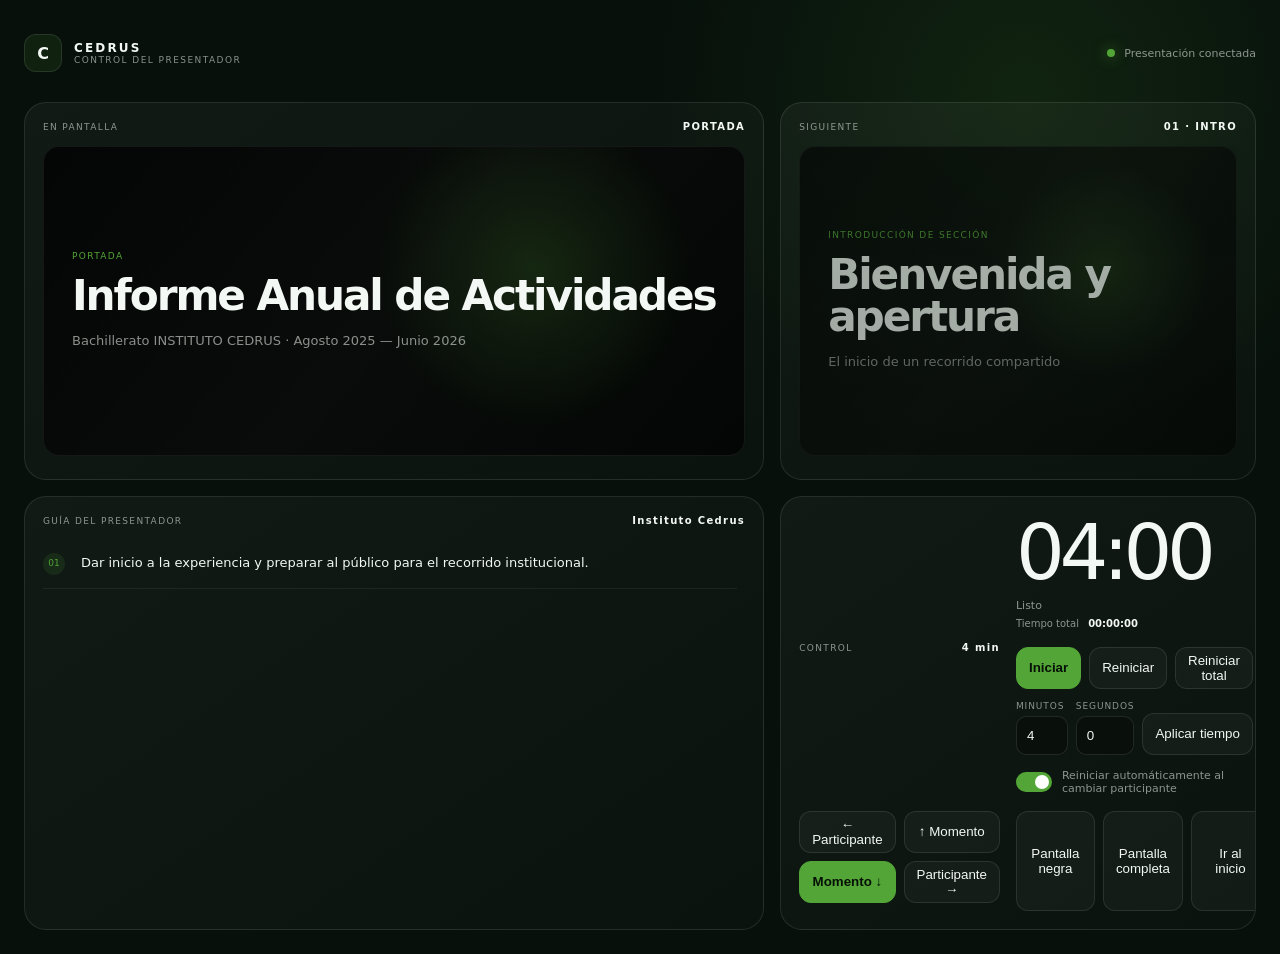
<file: presenter.html>
<!doctype html>
<html lang="es">
<head>
  <meta charset="UTF-8" />
  <meta name="viewport" content="width=device-width, initial-scale=1.0" />
  <title>Control del presentador · Cedrus</title>
  <link rel="stylesheet" href="presenter.css" />
</head>
<body>
  <main class="presenter-shell">
    <header>
      <div class="presenter-brand"><span>C</span><div><strong>CEDRUS</strong><small>CONTROL DEL PRESENTADOR</small></div></div>
      <div class="connection"><i id="connectionDot"></i><span id="connectionLabel">Conectando…</span></div>
    </header>

    <section class="presenter-grid">
      <article class="current-card">
        <div class="card-label"><span>EN PANTALLA</span><strong id="currentPosition">01 · 01</strong></div>
        <div id="currentPreview" class="preview"></div>
      </article>

      <article class="next-card">
        <div class="card-label"><span>SIGUIENTE</span><strong id="nextPosition">01 · 02</strong></div>
        <div id="nextPreview" class="preview preview-next"></div>
      </article>

      <article class="notes-card">
        <div class="card-label"><span>GUÍA DEL PRESENTADOR</span><strong id="speakerLabel">Miss Joanna</strong></div>
        <div id="notesList" class="notes-list"></div>
      </article>

      <article class="control-card">
        <div class="card-label"><span>CONTROL</span><strong id="chapterDuration">4 min</strong></div>
        <div class="timer-panel">
          <div id="presenterTimer" class="presenter-timer">04:00</div>
          <div class="timer-status" id="timerStatus">Listo</div>
          <div class="total-time">Tiempo total <strong id="totalElapsed">00:00:00</strong></div>
          <div class="timer-controls">
            <button id="timerToggle" class="primary">Iniciar</button>
            <button id="timerReset">Reiniciar</button>
            <button id="timerTotalReset">Reiniciar total</button>
          </div>
          <div class="timer-config">
            <label>Minutos <input id="minutesInput" type="number" min="0" max="99" value="4"></label>
            <label>Segundos <input id="secondsInput" type="number" min="0" max="59" value="0"></label>
            <button id="applyTime">Aplicar tiempo</button>
          </div>
          <label class="switch-line">
            <input id="autoResetToggle" type="checkbox" checked>
            <span></span>
            Reiniciar automáticamente al cambiar participante
          </label>
        </div>
        <div class="nav-controls">
          <button id="prevChapter">← Participante</button>
          <button id="prevSlide">↑ Momento</button>
          <button id="nextSlide" class="primary">Momento ↓</button>
          <button id="nextChapter">Participante →</button>
        </div>
        <div class="utility-controls">
          <button id="blackoutButton">Pantalla negra</button>
          <button id="fullscreenRemote">Pantalla completa</button>
          <button id="returnStart">Ir al inicio</button>
        </div>
      </article>
    </section>
  </main>
  <script src="data.js"></script>
  <script src="presenter.js"></script>
</body>
</html>
</file>
<file: presenter.css>
:root { color-scheme: dark; --bg:#07100b; --panel:#0e1812; --line:rgba(255,255,255,.1); --text:#f3f8f4; --muted:rgba(243,248,244,.56); --accent:#52a536; }
*{box-sizing:border-box} body{margin:0;background:radial-gradient(circle at 80% 10%,rgba(82,165,54,.13),transparent 28%),var(--bg);color:var(--text);font-family:Inter,system-ui,-apple-system,sans-serif;min-height:100vh}.presenter-shell{padding:24px;min-height:100vh}header{height:58px;display:flex;align-items:center;justify-content:space-between;margin-bottom:20px}.presenter-brand{display:flex;gap:12px;align-items:center}.presenter-brand>span{width:38px;height:38px;border-radius:12px;border:1px solid var(--line);display:grid;place-items:center;font-weight:800;background:rgba(82,165,54,.12)}.presenter-brand div{display:flex;flex-direction:column}.presenter-brand strong{font-size:12px;letter-spacing:.18em}.presenter-brand small{font-size:9px;letter-spacing:.16em;color:var(--muted)}.connection{display:flex;align-items:center;gap:9px;color:var(--muted);font-size:11px}.connection i{width:8px;height:8px;border-radius:50%;background:#777}.connection.is-online i{background:var(--accent);box-shadow:0 0 14px rgba(82,165,54,.7)}.presenter-grid{display:grid;grid-template-columns:1.4fr .9fr;grid-template-rows:minmax(280px,42vh) minmax(330px,1fr);gap:16px}.current-card,.next-card,.notes-card,.control-card{border:1px solid var(--line);background:linear-gradient(145deg,rgba(255,255,255,.045),rgba(255,255,255,.014));border-radius:22px;padding:18px;overflow:hidden}.card-label{display:flex;justify-content:space-between;align-items:center;color:var(--muted);font-size:9px;letter-spacing:.15em;margin-bottom:14px}.card-label strong{color:var(--text);font-size:10px}.preview{height:calc(100% - 30px);border-radius:16px;background:radial-gradient(circle at 70% 40%,rgba(82,165,54,.18),transparent 30%),#030604;border:1px solid rgba(255,255,255,.07);padding:28px;display:flex;flex-direction:column;justify-content:center;position:relative;overflow:hidden}.preview::after{content:'';position:absolute;inset:0;background:linear-gradient(130deg,transparent,rgba(255,255,255,.025),transparent);pointer-events:none}.preview small{color:var(--accent);letter-spacing:.15em;text-transform:uppercase;font-size:9px}.preview h2{margin:14px 0 0;font-size:clamp(30px,3.3vw,58px);line-height:.98;letter-spacing:-.05em;white-space:pre-line}.preview p{margin:16px 0 0;color:var(--muted);font-size:13px;line-height:1.45;max-width:80%}.preview-next{opacity:.65}.notes-list{height:calc(100% - 28px);overflow-y:auto;padding-right:8px}.note-item{display:grid;grid-template-columns:28px 1fr;gap:10px;padding:13px 0;border-bottom:1px solid rgba(255,255,255,.06);font-size:13px;line-height:1.5}.note-item span{width:22px;height:22px;border-radius:50%;display:grid;place-items:center;background:rgba(82,165,54,.12);color:var(--accent);font-size:9px}.control-card{display:grid;grid-template-columns:1.12fr .88fr;gap:16px}.timer-panel{border-right:1px solid var(--line);padding-right:16px}.presenter-timer{font-size:clamp(48px,6vw,88px);letter-spacing:-.07em;font-variant-numeric:tabular-nums;line-height:1}.timer-status{color:var(--muted);font-size:11px;margin:7px 0 6px}.total-time{color:var(--muted);font-size:10px;margin-bottom:18px}.total-time strong{color:var(--text);font-variant-numeric:tabular-nums;margin-left:6px}.timer-controls,.nav-controls,.utility-controls{display:grid;gap:8px}.timer-controls{grid-template-columns:repeat(3,1fr)}button{border:1px solid var(--line);background:rgba(255,255,255,.035);color:var(--text);border-radius:12px;min-height:42px;padding:0 12px;cursor:pointer;transition:.2s}button:hover{background:rgba(255,255,255,.08);transform:translateY(-1px)}button.primary{background:var(--accent);color:#061006;border-color:var(--accent);font-weight:700}.timer-config{display:grid;grid-template-columns:1fr 1fr auto;gap:8px;margin-top:12px}.timer-config label{display:flex;flex-direction:column;gap:5px;color:var(--muted);font-size:9px;text-transform:uppercase;letter-spacing:.1em}.timer-config input{width:100%;height:39px;border-radius:10px;border:1px solid var(--line);background:#09100b;color:var(--text);padding:0 10px}.timer-config button{align-self:end}.switch-line{display:flex;align-items:center;gap:10px;margin-top:14px;color:var(--muted);font-size:11px}.switch-line input{display:none}.switch-line span{width:36px;height:20px;border-radius:99px;background:rgba(255,255,255,.12);position:relative;flex:0 0 auto}.switch-line span::after{content:'';position:absolute;width:14px;height:14px;border-radius:50%;background:#fff;top:3px;left:3px;transition:.2s}.switch-line input:checked+span{background:var(--accent)}.switch-line input:checked+span::after{left:19px}.nav-controls{grid-template-columns:1fr 1fr;margin-bottom:8px}.utility-controls{grid-template-columns:repeat(3,1fr)}@media(max-width:1000px){.presenter-grid{grid-template-columns:1fr;grid-template-rows:auto}.current-card,.next-card{min-height:330px}.control-card{grid-template-columns:1fr}.timer-panel{border-right:0;border-bottom:1px solid var(--line);padding-right:0;padding-bottom:16px}}@media(max-width:600px){.presenter-shell{padding:12px}.timer-controls,.timer-config,.utility-controls{grid-template-columns:1fr}.preview h2{font-size:34px}}
</file>
